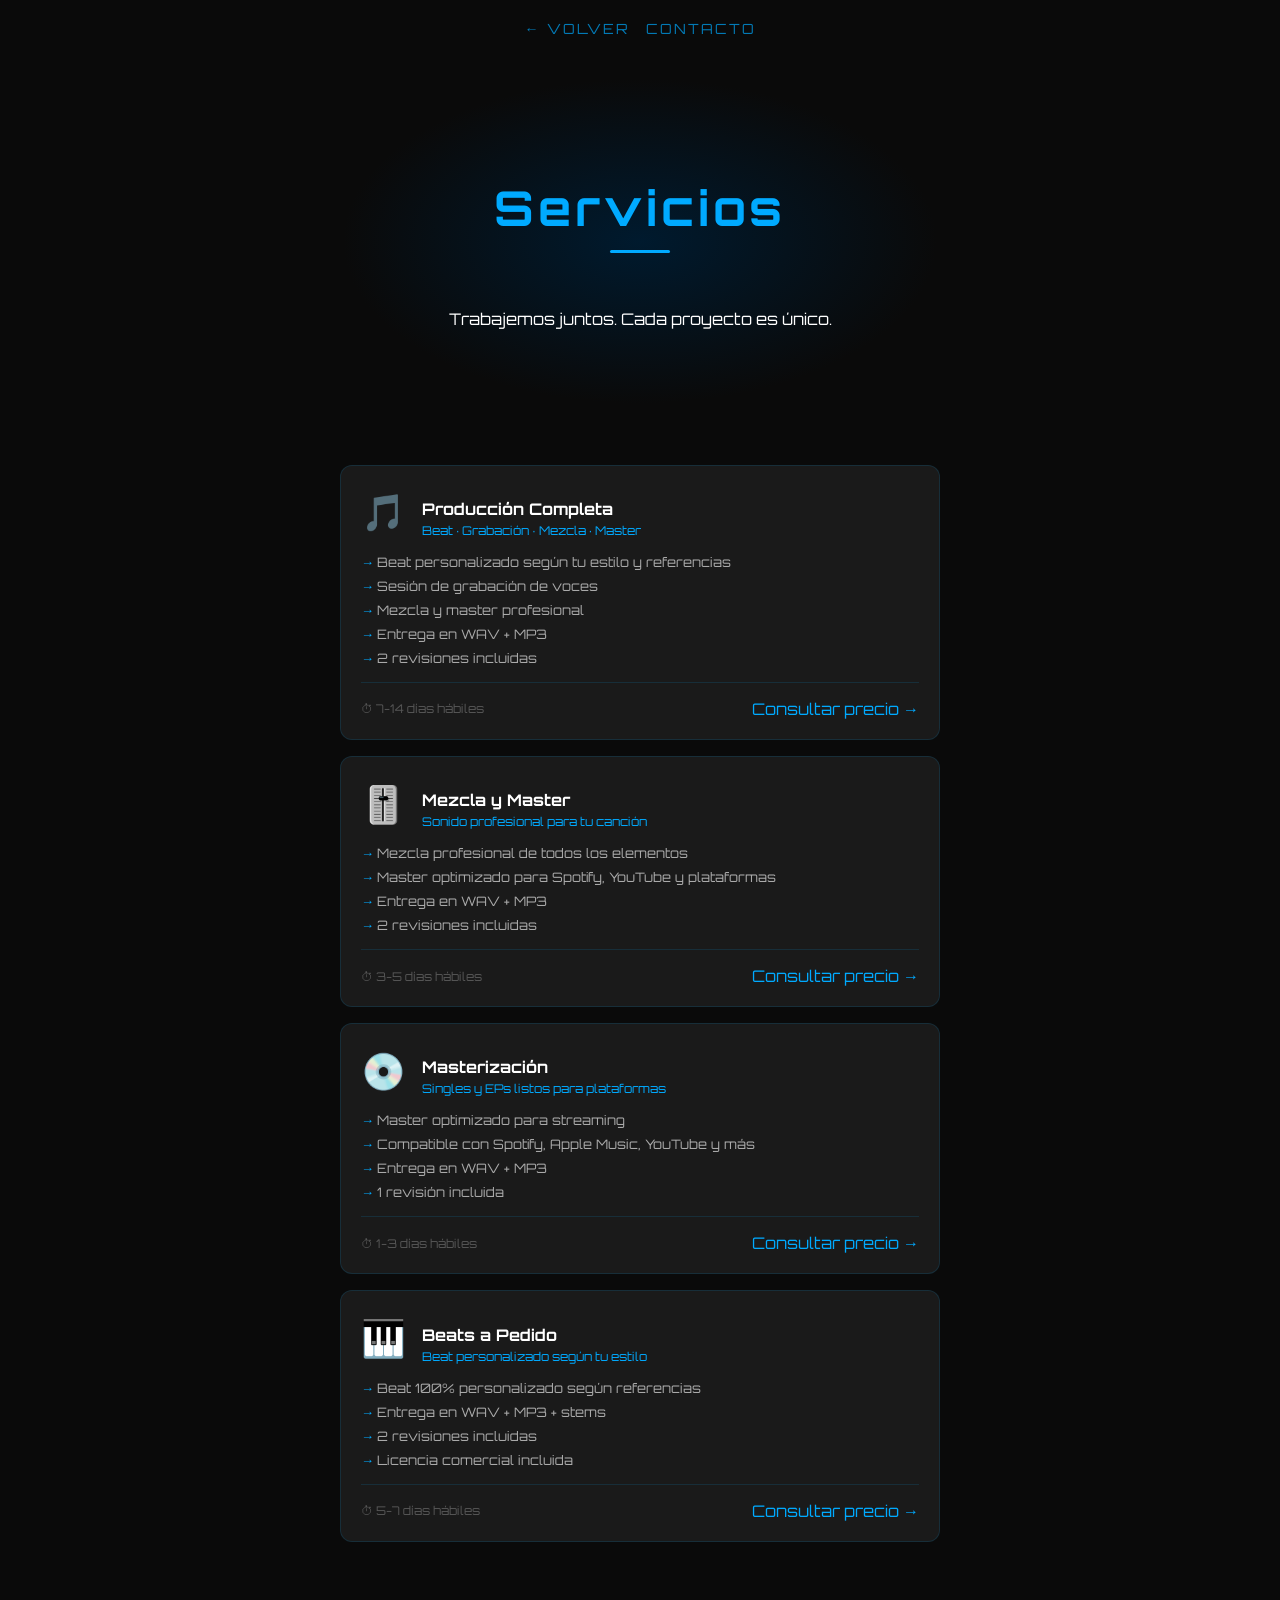
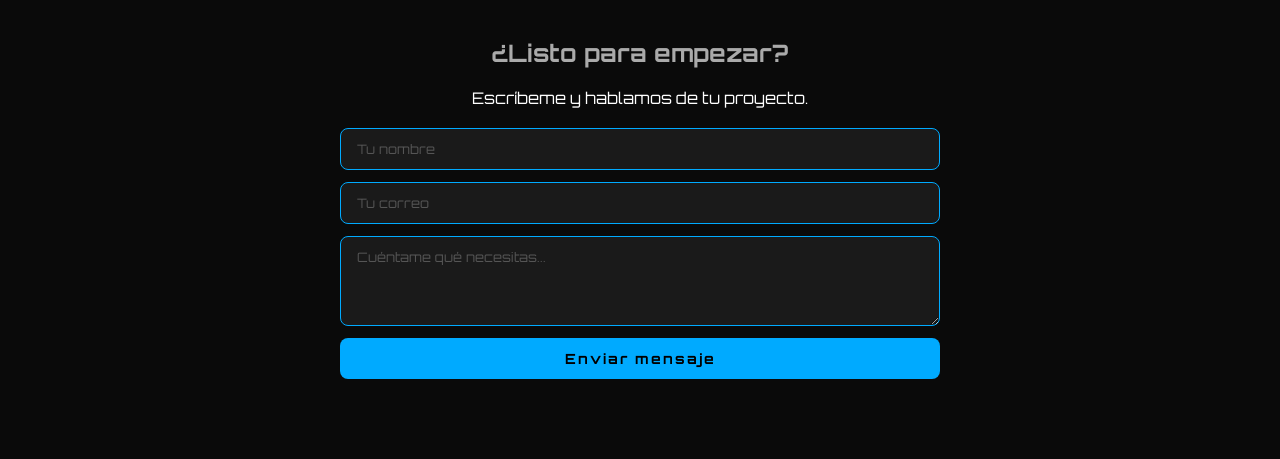
<file: servicios.html>
<!DOCTYPE html>
<html lang="es">
<head>
  <meta charset="UTF-8">
  <meta name="viewport" content="width=device-width, initial-scale=1.0">
  <title>Servicios | Vixowow</title>
  <link rel="stylesheet" href="style.css">
  <link href="https://fonts.googleapis.com/css2?family=Orbitron:wght@400;700&display=swap" rel="stylesheet">
<meta name="description" content="Servicios de producción musical, mezcla, master y beats a pedido. Productor chileno Vixowow con más de 7 años de experiencia.">
</head>
<body>

  <nav>
    <a href="index.html">← Volver</a>
    <a href="index.html#contacto">Contacto</a>
  </nav>

  <section id="inicio">
    <h1>Servicios</h1>
    <p>Trabajemos juntos. Cada proyecto es único.</p>
  </section>

  <section id="servicios-detalle">

    <div class="servicio-detalle-card">
      <div class="servicio-detalle-header">
        <span class="servicio-icon-lg">🎵</span>
        <div>
          <h2>Producción Completa</h2>
          <p class="servicio-tag">Beat · Grabación · Mezcla · Master</p>
        </div>
      </div>
      <ul class="servicio-lista">
        <li>Beat personalizado según tu estilo y referencias</li>
        <li>Sesión de grabación de voces</li>
        <li>Mezcla y master profesional</li>
        <li>Entrega en WAV + MP3</li>
        <li>2 revisiones incluidas</li>
      </ul>
      <div class="servicio-footer">
        <span class="servicio-tiempo">⏱ 7-14 días hábiles</span>
        <a href="index.html#contacto" class="servicio-btn">Consultar precio →</a>
      </div>
    </div>

    <div class="servicio-detalle-card">
      <div class="servicio-detalle-header">
        <span class="servicio-icon-lg">🎚️</span>
        <div>
          <h2>Mezcla y Master</h2>
          <p class="servicio-tag">Sonido profesional para tu canción</p>
        </div>
      </div>
      <ul class="servicio-lista">
        <li>Mezcla profesional de todos los elementos</li>
        <li>Master optimizado para Spotify, YouTube y plataformas</li>
        <li>Entrega en WAV + MP3</li>
        <li>2 revisiones incluidas</li>
      </ul>
      <div class="servicio-footer">
        <span class="servicio-tiempo">⏱ 3-5 días hábiles</span>
        <a href="index.html#contacto" class="servicio-btn">Consultar precio →</a>
      </div>
    </div>

    <div class="servicio-detalle-card">
      <div class="servicio-detalle-header">
        <span class="servicio-icon-lg">💿</span>
        <div>
          <h2>Masterización</h2>
          <p class="servicio-tag">Singles y EPs listos para plataformas</p>
        </div>
      </div>
      <ul class="servicio-lista">
        <li>Master optimizado para streaming</li>
        <li>Compatible con Spotify, Apple Music, YouTube y más</li>
        <li>Entrega en WAV + MP3</li>
        <li>1 revisión incluida</li>
      </ul>
      <div class="servicio-footer">
        <span class="servicio-tiempo">⏱ 1-3 días hábiles</span>
        <a href="index.html#contacto" class="servicio-btn">Consultar precio →</a>
      </div>
    </div>

    <div class="servicio-detalle-card">
      <div class="servicio-detalle-header">
        <span class="servicio-icon-lg">🎹</span>
        <div>
          <h2>Beats a Pedido</h2>
          <p class="servicio-tag">Beat personalizado según tu estilo</p>
        </div>
      </div>
      <ul class="servicio-lista">
        <li>Beat 100% personalizado según referencias</li>
        <li>Entrega en WAV + MP3 + stems</li>
        <li>2 revisiones incluidas</li>
        <li>Licencia comercial incluida</li>
      </ul>
      <div class="servicio-footer">
        <span class="servicio-tiempo">⏱ 5-7 días hábiles</span>
        <a href="index.html#contacto" class="servicio-btn">Consultar precio →</a>
      </div>
    </div>

  </section>

  <section id="contacto">
    <h2>¿Listo para empezar?</h2>
    <p>Escríbeme y hablamos de tu proyecto.</p>
    <form action="https://formspree.io/f/mjgaedyl" method="POST">
      <input type="text" name="nombre" placeholder="Tu nombre" required>
      <input type="email" name="email" placeholder="Tu correo" required>
      <textarea name="mensaje" placeholder="Cuéntame qué necesitas..." rows="4" required></textarea>
      <button type="submit">Enviar mensaje</button>
    </form>
  </section>

</body>
</html>
</file>
<file: style.css>
* {
  box-sizing: border-box;
}

body {
  background-color: #0a0a0a;
  color: #ffffff;
  font-family: 'Orbitron', sans-serif;
  margin: 0;
  padding: 20px;
  display: flex;
  flex-direction: column;
  align-items: center;
}

nav {
  width: 100%;
  max-width: 600px;
  display: flex;
  flex-wrap: wrap;
  justify-content: center;
  gap: 16px;
  margin-bottom: 40px;
}
nav a {
  font-size: 14px;
  letter-spacing: 2px;
  text-transform: uppercase;
  opacity: 0.7;
}

nav a:hover {
  opacity: 1;
  color: #00aaff;
}

section {
  width: 100%;
  max-width: 600px;
  margin-bottom: 60px;
}

#inicio {
  display: flex;
  flex-direction: column;
  align-items: center;
  text-align: center;
  padding: 60px 20px;
  background: radial-gradient(ellipse at center, #001a2e 0%, #0a0a0a 70%);
  border-radius: 16px;
  margin-bottom: 60px;
}

#beats {
  display: flex;
  flex-direction: column;
  align-items: center;
  text-align: center;
}

#sobre-mi {
  text-align: center;
}

#contacto {
  text-align: center;
}

h1 {
  font-size: 48px;
  letter-spacing: 4px;
  color: #00aaff;
}

h2 {
  color: #aaaaaa;
}

a {
  color: #00aaff;
  text-decoration: none;
}

a:hover {
  color: #ffffff;
}

#inicio img {
  border-radius: 50%;
  border: 3px solid #00aaff;
  margin-bottom: 16px;
  width: 200px;
  height: 200px;
  object-fit: cover;
}

.trabajo-cover {
  width: 80px;
  height: 80px;
  max-width: 80px;
  border-radius: 8px;
  object-fit: cover;
  flex-shrink: 0;
}

ul {
  list-style: none;
  padding: 0;
  display: flex;
  gap: 16px;
}

li {
  background-color: #1a1a1a;
  padding: 8px 16px;
  border-radius: 20px;
  font-size: 14px;
  border: 1px solid #00aaff;
}

form {
  display: flex;
  flex-direction: column;
  gap: 12px;
  width: 100%;
  margin-top: 20px;
}

input, textarea {
  background-color: #1a1a1a;
  border: 1px solid #00aaff;
  color: #ffffff;
  padding: 12px 16px;
  border-radius: 8px;
  font-family: 'Orbitron', sans-serif;
  font-size: 13px;
  outline: none;
}

input::placeholder, textarea::placeholder {
  color: #555555;
}

button {
  background-color: #00aaff;
  color: #000000;
  border: none;
  padding: 12px;
  border-radius: 8px;
  font-family: 'Orbitron', sans-serif;
  font-size: 14px;
  font-weight: 700;
  cursor: pointer;
  letter-spacing: 2px;
}

button:hover {
  background-color: #ffffff;
}

h1::after {
  content: '';
  display: block;
  width: 60px;
  height: 3px;
  background-color: #00aaff;
  margin: 12px auto 0;
  border-radius: 2px;
}
#catalogo {
  width: 100%;
  max-width: 600px;
  margin-bottom: 60px;
}

#catalogo p {
  color: #aaaaaa;
  margin-bottom: 20px;
  font-size: 13px;
}

.beat-card {
  background-color: #1a1a1a;
  border: 1px solid #00aaff22;
  border-radius: 12px;
  padding: 16px;
  margin-bottom: 12px;
  display: flex;
  flex-direction: column;
  gap: 10px;
}

.beat-card:hover {
  border-color: #00aaff;
}

.beat-info {
  display: flex;
  justify-content: space-between;
  align-items: center;
}

.beat-nombre {
  font-size: 14px;
  font-weight: 700;
  color: #ffffff;
  letter-spacing: 1px;
}

.beat-detalle {
  font-size: 12px;
  color: #00aaff;
}

audio {
  width: 100%;
  accent-color: #00aaff;
}
#trabajos {
  width: 100%;
  max-width: 600px;
  margin-bottom: 60px;
}

.trabajo-categoria {
  margin-bottom: 40px;
}

.trabajo-categoria h3 {
  font-size: 14px;
  letter-spacing: 3px;
  text-transform: uppercase;
  color: #00aaff;
  margin-bottom: 6px;
}

.categoria-desc {
  font-size: 12px;
  color: #555555;
  margin-bottom: 16px;
}

.trabajo-card {
  background-color: #1a1a1a;
  border: 1px solid #00aaff22;
  border-radius: 12px;
  padding: 14px 16px;
  margin-bottom: 8px;
  display: flex;
  justify-content: space-between;
  align-items: center;
  gap: 12px;
}

.trabajo-card:hover {
  border-color: #00aaff;
}

.trabajo-nombre {
  font-size: 13px;
  color: #ffffff;
  line-height: 1.4;
}

.trabajo-detalle {
  display: block;
  font-size: 11px;
  color: #555555;
  margin-top: 4px;
}

.trabajo-link {
  font-size: 12px;
  color: #00aaff;
  text-decoration: none;
  white-space: nowrap;
  flex-shrink: 0;
}

.trabajo-link:hover {
  color: #ffffff;
}
.trabajo-cover {
  width: 80px;
  height: 80px;
  max-width: 80px;
  border-radius: 8px;
  object-fit: cover;
  flex-shrink: 0;
}
@media (max-width: 600px) {
  body {
    padding: 16px;
  }

  h1 {
    font-size: 32px;
  }

  nav {
    flex-wrap: wrap;
    gap: 12px;
    justify-content: center;
  }

  .trabajo-card {
    flex-direction: column;
    align-items: flex-start;
  }

  .beat-card {
    flex-direction: column;
  }

  ul {
    flex-wrap: wrap;
  }
}
#servicios-detalle {
  width: 100%;
  max-width: 600px;
  margin-bottom: 60px;
}

.servicio-detalle-card {
  background-color: #1a1a1a;
  border: 1px solid #00aaff22;
  border-radius: 12px;
  padding: 20px;
  margin-bottom: 16px;
  transition: border-color 0.2s;
}

.servicio-detalle-card:hover {
  border-color: #00aaff;
}

.servicio-detalle-header {
  display: flex;
  align-items: center;
  gap: 16px;
  margin-bottom: 16px;
}

.servicio-icon-lg {
  font-size: 36px;
  flex-shrink: 0;
}

.servicio-detalle-header h2 {
  font-size: 16px;
  color: #ffffff;
  margin-bottom: 4px;
}

.servicio-tag {
  font-size: 12px;
  color: #00aaff;
  margin: 0;
}

.servicio-lista {
  list-style: none;
  padding: 0;
  margin-bottom: 16px;
  display: flex;
  flex-direction: column;
  gap: 8px;
}

.servicio-lista li {
  font-size: 13px;
  color: #aaaaaa;
  padding: 0;
  background: none;
  border: none;
  border-radius: 0;
  padding-left: 16px;
  position: relative;
}

.servicio-lista li::before {
  content: '→';
  position: absolute;
  left: 0;
  color: #00aaff;
}

.servicio-footer {
  display: flex;
  justify-content: space-between;
  align-items: center;
  border-top: 1px solid #00aaff22;
  padding-top: 16px;
}

.servicio-tiempo {
  font-size: 12px;
  color: #555555;
}
#licencias {
  width: 100%;
  max-width: 600px;
  margin-bottom: 60px;
}

.licencia-cards {
  display: flex;
  gap: 12px;
  margin-top: 16px;
}

.licencia-card {
  flex: 1;
  background-color: #1a1a1a;
  border: 1px solid #00aaff22;
  border-radius: 12px;
  padding: 16px;
  display: flex;
  flex-direction: column;
  gap: 8px;
  transition: border-color 0.2s;
}

.licencia-card:hover {
  border-color: #00aaff;
}

.licencia-destacada {
  border-color: #00aaff;
  position: relative;
}

.licencia-tag {
  font-size: 11px;
  background-color: #00aaff;
  color: #000000;
  padding: 3px 10px;
  border-radius: 99px;
  text-align: center;
  font-weight: 700;
  letter-spacing: 1px;
}

.licencia-nombre {
  font-size: 15px;
  font-weight: 700;
  color: #ffffff;
  letter-spacing: 2px;
}

.licencia-precio {
  font-size: 16px;
  color: #00aaff;
  font-weight: 700;
}

.licencia-lista {
  flex: 1;
  list-style: none;
  padding: 0;
  display: flex;
  flex-direction: column;
  gap: 6px;
  margin: 4px 0;
}

.licencia-lista li {
  font-size: 12px;
  color: #aaaaaa;
  padding-left: 14px;
  position: relative;
  background: none;
  border: none;
  border-radius: 0;
}

.licencia-lista li::before {
  content: '✓';
  position: absolute;
  left: 0;
  color: #00aaff;
}

@media (max-width: 600px) {
  .licencia-cards {
    flex-direction: column;
  }
}
.filtros {
  display: flex;
  gap: 8px;
  flex-wrap: wrap;
  margin-bottom: 20px;
}

.filtro-btn {
  font-size: 12px;
  padding: 6px 14px;
  border-radius: 99px;
  border: 1px solid #00aaff44;
  background: none;
  color: #aaaaaa;
  cursor: pointer;
  font-family: 'Orbitron', sans-serif;
  transition: all 0.2s;
}

.filtro-btn:hover {
  border-color: #00aaff;
  color: #ffffff;
}

.filtro-btn.active {
  background-color: #00aaff;
  color: #000000;
  border-color: #00aaff;
}
</file>
